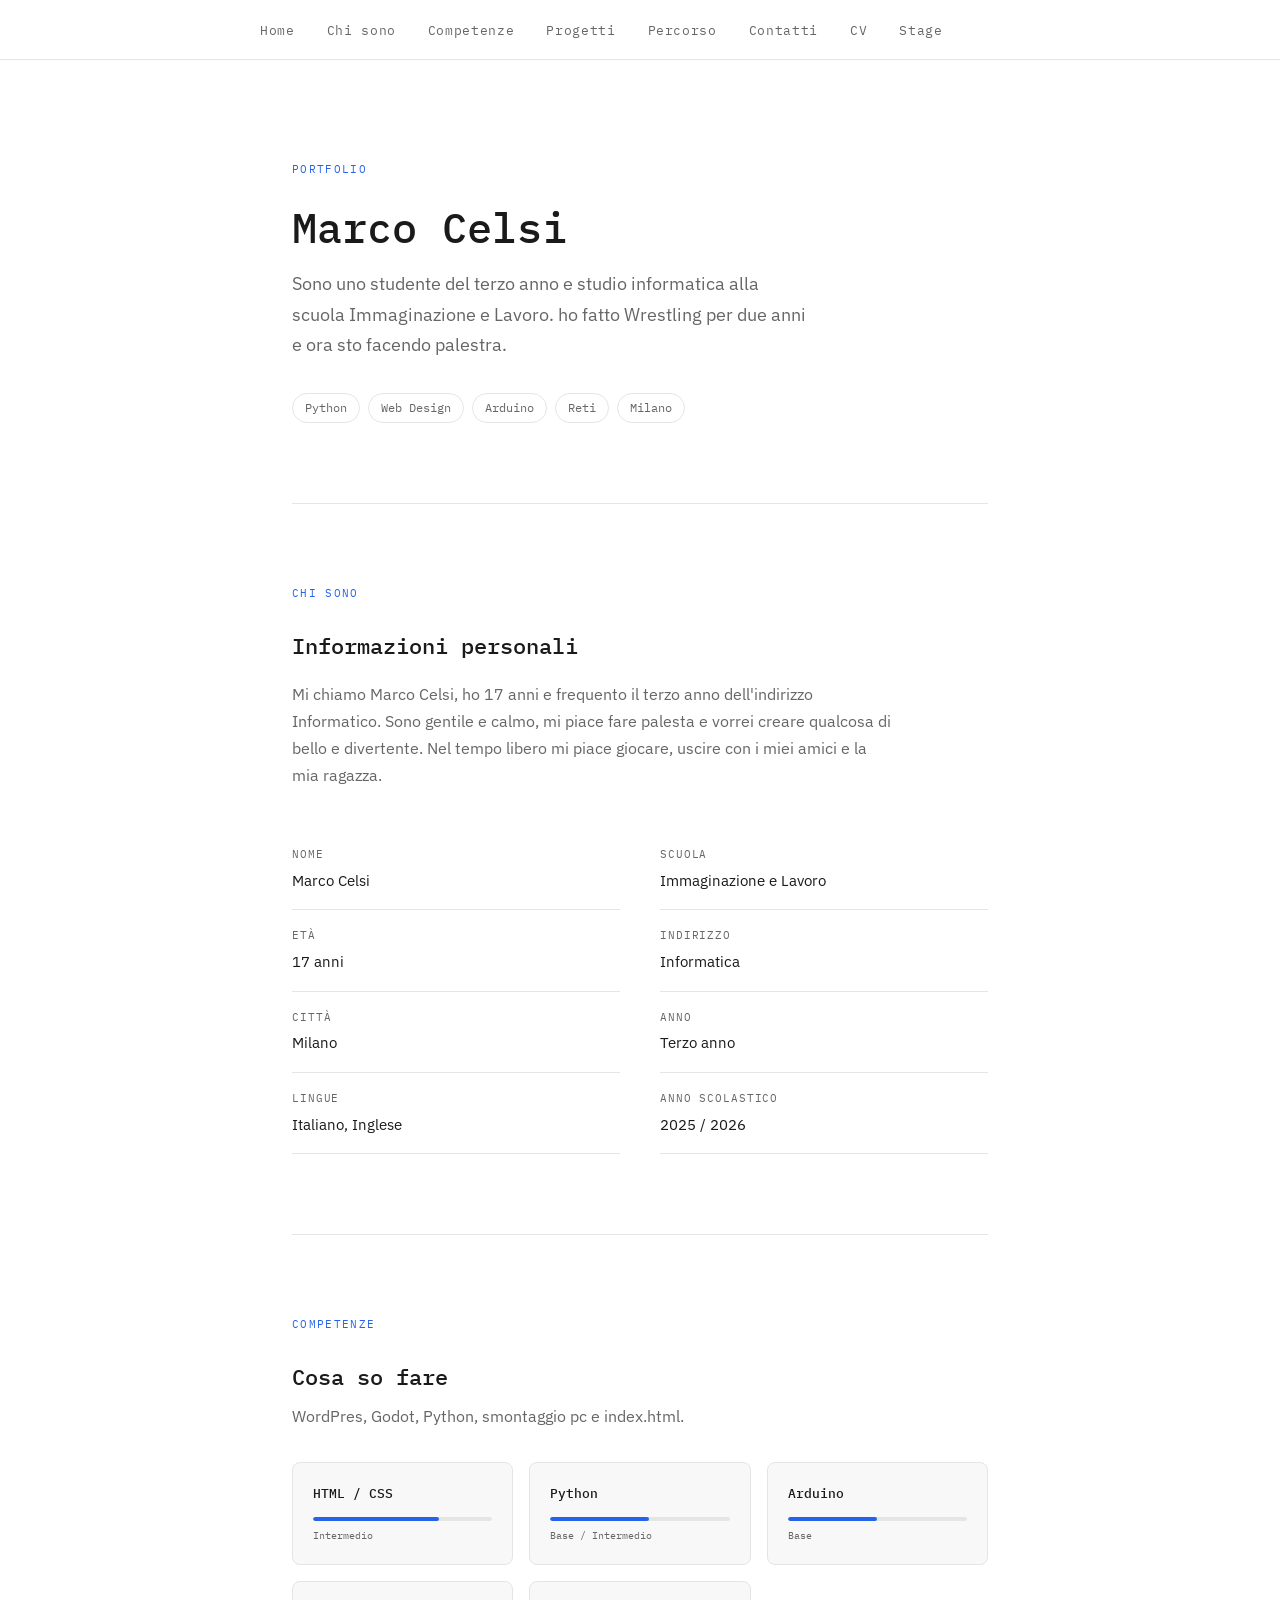
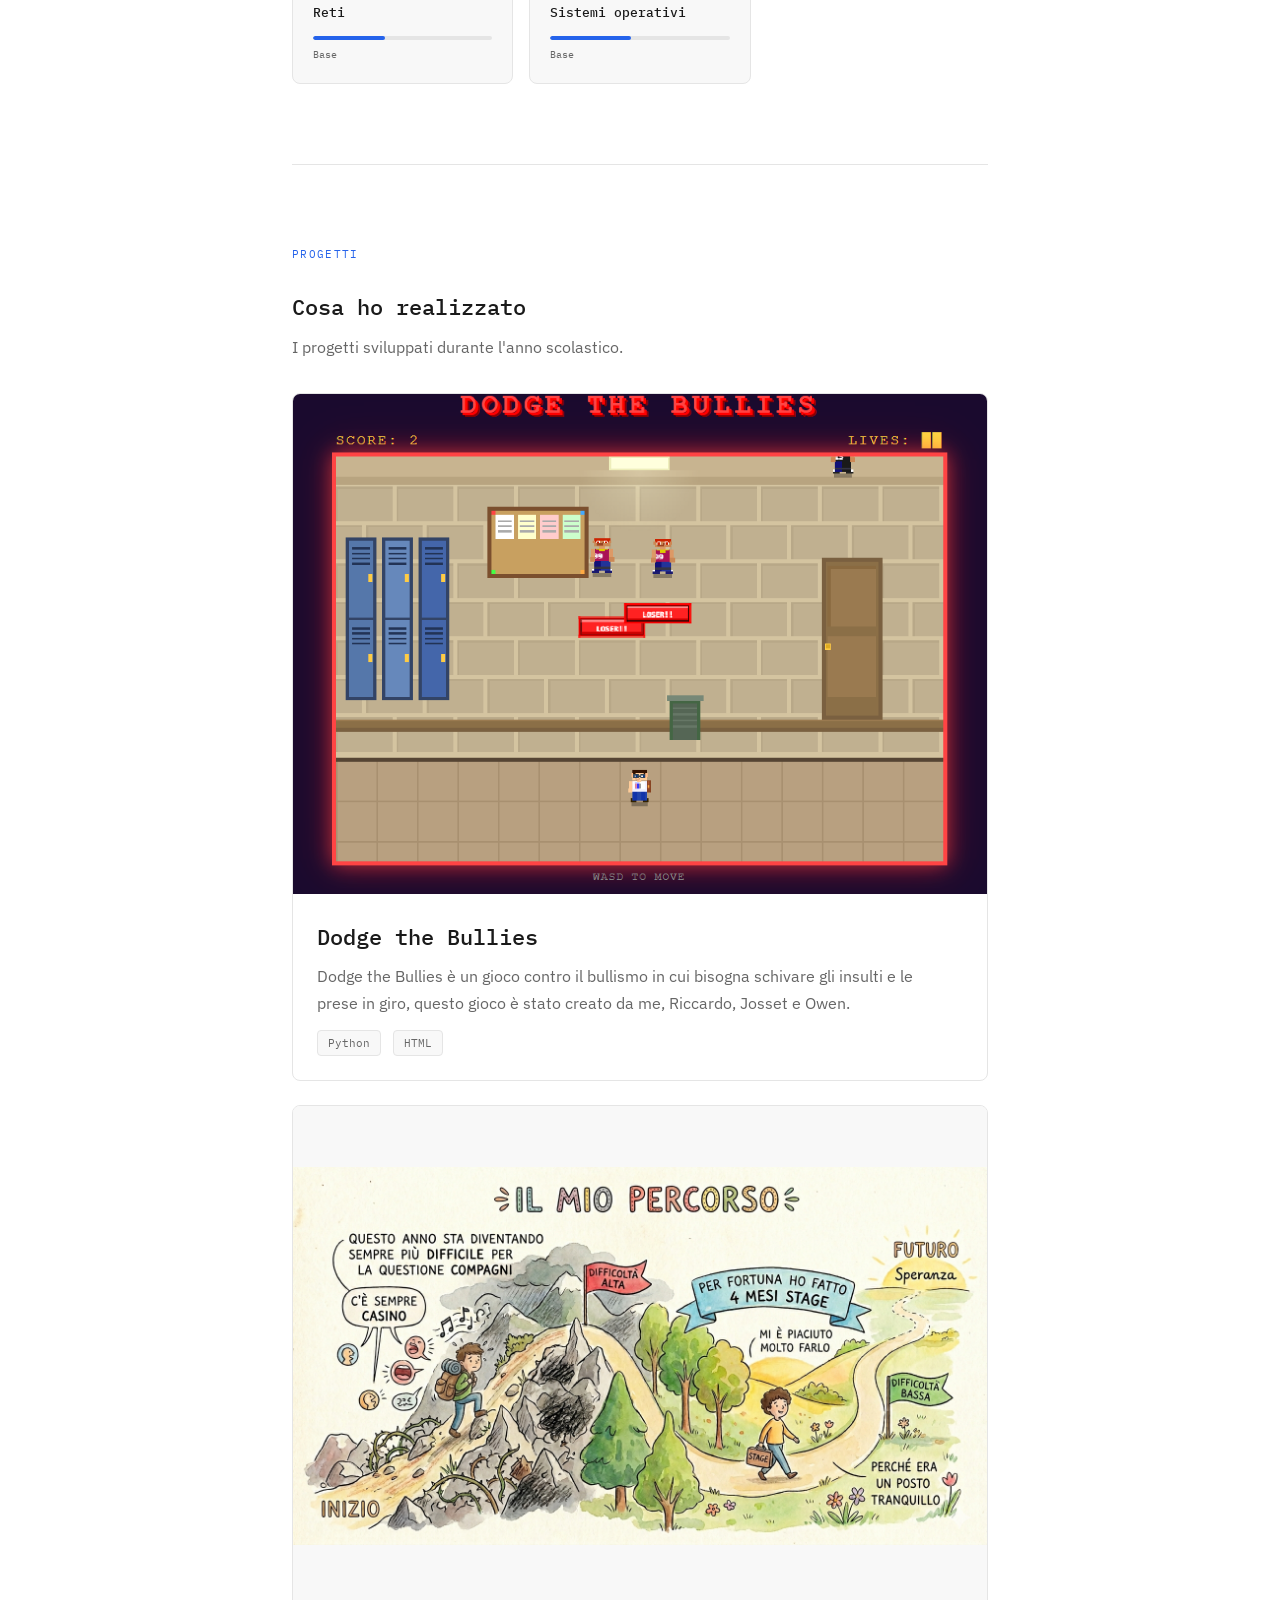
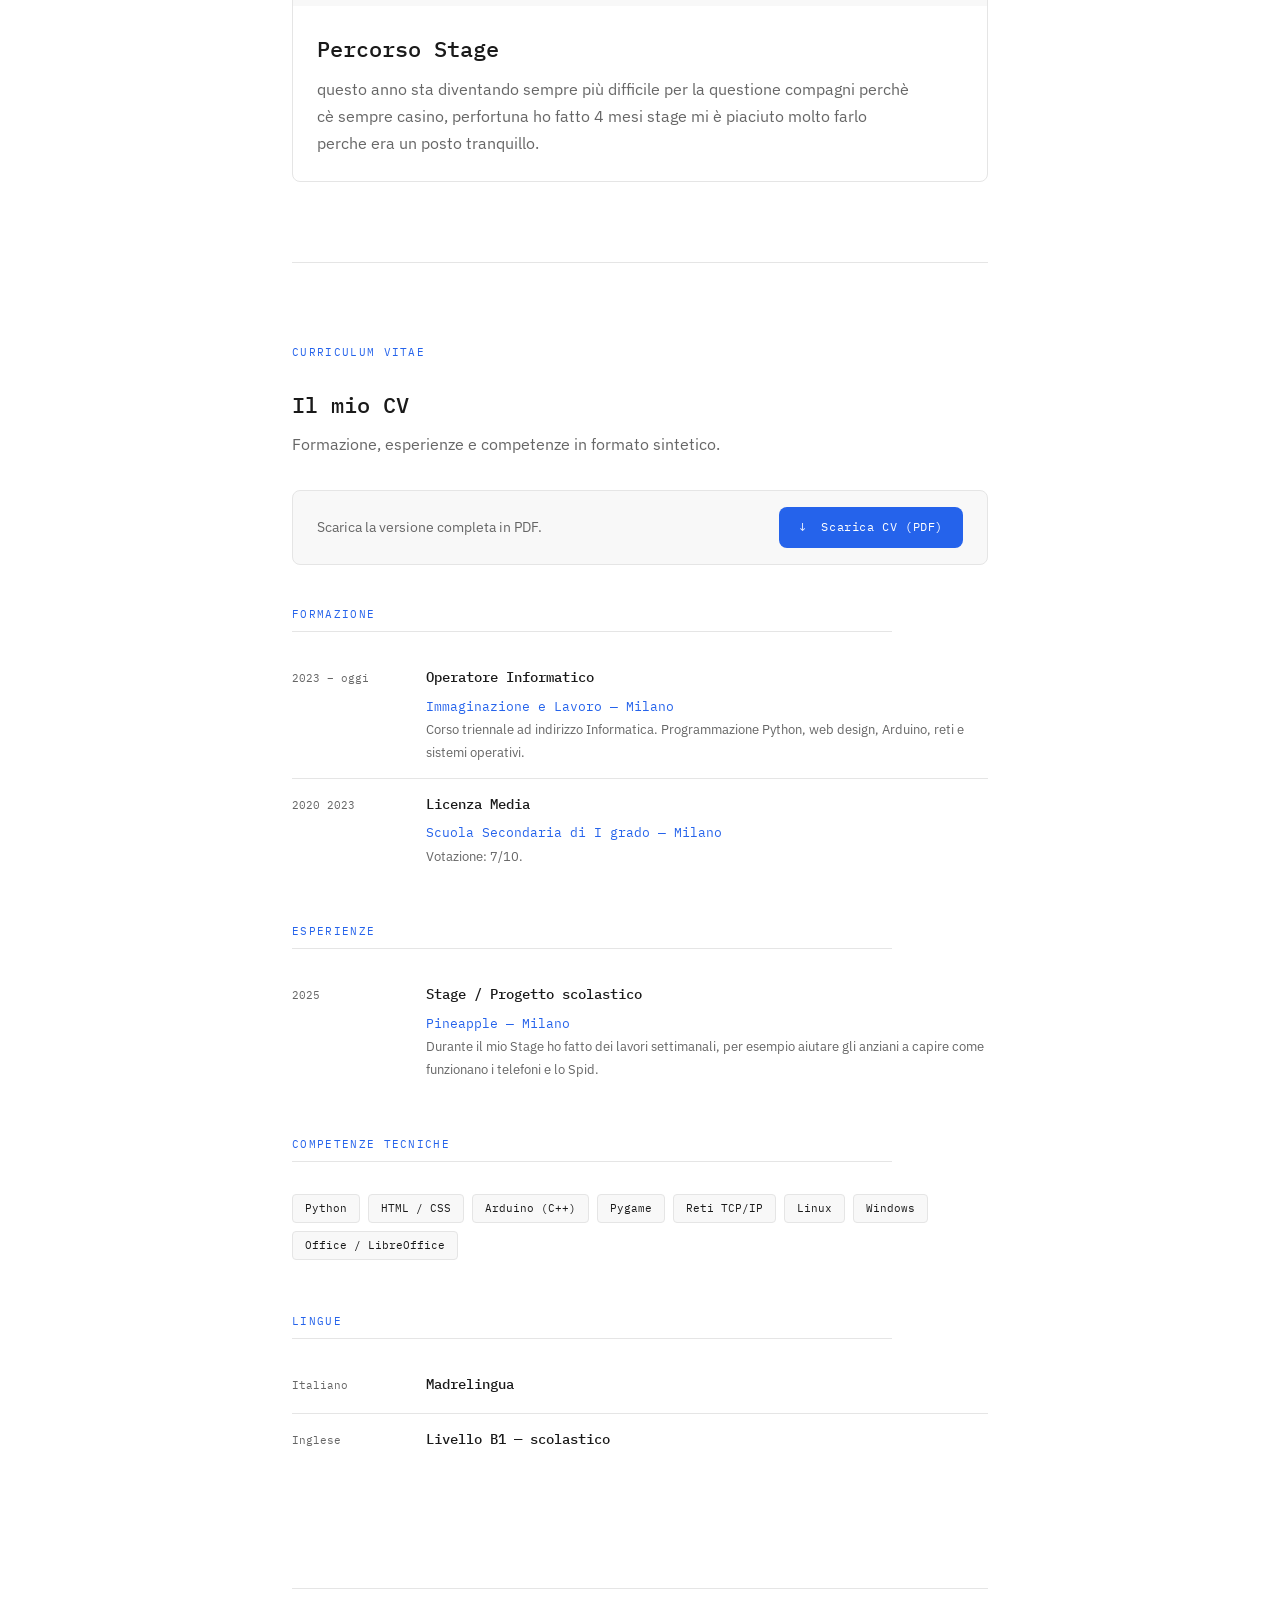
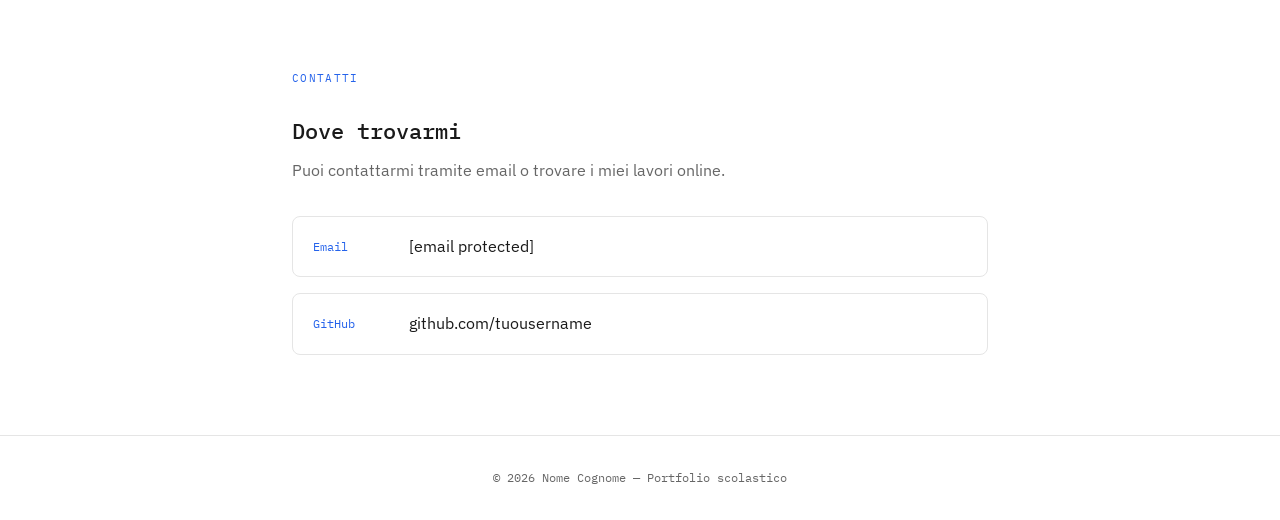
<file: index.html>
<!DOCTYPE html>
<html lang="it">
<head>
  <meta charset="UTF-8" />
  <meta name="viewport" content="width=device-width, initial-scale=1.0"/>

  <!-- ✏️ MODIFICA: cambia il titolo con il tuo nome -->
  <title>Marco Celsi — Portfolio</title>

  <link rel="preconnect" href="https://fonts.googleapis.com">
  <link href="https://fonts.googleapis.com/css2?family=IBM+Plex+Sans:wght@300;400;500&family=IBM+Plex+Mono:wght@400;500&display=swap" rel="stylesheet">
  <link rel="stylesheet" href="style.css">
</head>

<body>

  <!-- NAVIGAZIONE -->
  <nav>
    <ul>
      <!-- ✏️ puoi cambiare le voci del menu -->
      <li><a href="#hero">Home</a></li>
      <li><a href="#chi-sono">Chi sono</a></li>
      <li><a href="#competenze">Competenze</a></li>
      <li><a href="#progetti">Progetti</a></li>
      <li><a href="#percorso">Percorso</a></li>
      <li><a href="#contatti">Contatti</a></li>
      <li><a href="#cv">CV</a></li>
      <li><a href="./stage.html">Stage</a></li>
    </ul>
  </nav>

  <main>

    <!-- ==========================================
         HERO — presentazione iniziale
         ========================================== -->
    <section id="hero">
      <p class="etichetta">Portfolio</p>

      <!-- ✏️ MODIFICA: il tuo nome e cognome -->
      <h1>Marco Celsi</h1>

      <!-- ✏️ MODIFICA: una frase breve su di te -->
      <p class="sottotitolo">
        Sono uno studente del terzo anno e studio informatica alla scuola Immaginazione e Lavoro.
        ho fatto Wrestling per due anni e ora sto facendo palestra.
      </p>

      <!-- ✏️ MODIFICA: le parole chiave che ti descrivono -->
      <div class="tag-list">
        <span class="tag">Python</span>
        <span class="tag">Web Design</span>
        <span class="tag">Arduino</span>
        <span class="tag">Reti</span>
        <span class="tag">Milano</span>
      </div>
    </section>

    <!-- ==========================================
         CHI SONO
         ========================================== -->
    <section id="chi-sono">
      <p class="etichetta">Chi sono</p>
      <h2>Informazioni personali</h2>

      <!-- ✏️ MODIFICA: scrivi qualcosa su di te -->
      <p style="margin-top: 16px;">
        Mi chiamo Marco Celsi, ho 17 anni e frequento il terzo anno
        dell'indirizzo Informatico. Sono gentile e calmo,
        mi piace fare palesta e vorrei creare qualcosa di bello e divertente.
        Nel tempo libero mi piace giocare, uscire con i miei amici e la mia ragazza.
      </p>

      <div class="griglia-2col" style="margin-top: 40px;">
        <div>
          <!-- ✏️ MODIFICA: le tue informazioni -->
          <div class="info-riga">
            <span>Nome</span>
            <span>Marco Celsi</span>
          </div>
          <div class="info-riga">
            <span>Età</span>
            <span>17 anni</span>
          </div>
          <div class="info-riga">
            <span>Città</span>
            <span>Milano</span>
          </div>
          <div class="info-riga">
            <span>Lingue</span>
            <span>Italiano, Inglese</span>
          </div>
        </div>
        <div>
          <div class="info-riga">
            <span>Scuola</span>
            <span>Immaginazione e Lavoro</span>
          </div>
          <div class="info-riga">
            <span>Indirizzo</span>
            <span>Informatica</span>
          </div>
          <div class="info-riga">
            <span>Anno</span>
            <span>Terzo anno</span>
          </div>
          <div class="info-riga">
            <span>Anno scolastico</span>
            <span>2025 / 2026</span>
          </div>
        </div>
      </div>
    </section>

    <!-- ==========================================
         COMPETENZE
         ========================================== -->
    <section id="competenze">
      <p class="etichetta">Competenze</p>
      <h2>Cosa so fare</h2>
      <p style="margin-top: 8px;">
        WordPres, Godot, Python, smontaggio pc e index.html. 
      </p>

      <!-- ✏️ MODIFICA: le tue competenze e il livello (da 0% a 100%) -->
      <div class="competenze-griglia">

        <div class="competenza-card">
          <h3>HTML / CSS</h3>
          <div class="barra-contenitore">
            <div class="barra" style="width: 70%"></div>
          </div>
          <p class="livello-label">Intermedio</p>
        </div>

        <div class="competenza-card">
          <h3>Python</h3>
          <div class="barra-contenitore">
            <div class="barra" style="width: 55%"></div>
          </div>
          <p class="livello-label">Base / Intermedio</p>
        </div>

        <div class="competenza-card">
          <h3>Arduino</h3>
          <div class="barra-contenitore">
            <div class="barra" style="width: 50%"></div>
          </div>
          <p class="livello-label">Base</p>
        </div>

        <div class="competenza-card">
          <h3>Reti</h3>
          <div class="barra-contenitore">
            <div class="barra" style="width: 40%"></div>
          </div>
          <p class="livello-label">Base</p>
        </div>

        <div class="competenza-card">
          <h3>Sistemi operativi</h3>
          <div class="barra-contenitore">
            <div class="barra" style="width: 45%"></div>
          </div>
          <p class="livello-label">Base</p>
        </div>

        <!-- ✏️ aggiungi altre competenze copiando il blocco sopra -->

      </div>
    </section>

    <!-- ==========================================
         PROGETTI
         ========================================== -->
    <section id="progetti">
      <p class="etichetta">Progetti</p>
      <h2>Cosa ho realizzato</h2>
      <p style="margin-top: 8px;">
        I progetti sviluppati durante l'anno scolastico.
      </p>

      <div class="progetti-lista">

        <!-- PROGETTO 1 — ✏️ MODIFICA con il tuo progetto -->
        <div class="progetto-card">
          <div class="progetto-immagine">
          
                 <img src="./img/Screenshot 2026-05-27 122831 - Copia.png" alt="Nome progetto" style="width:100%;height:100%;object-fit:cover;">
            
          </div>
          <div class="progetto-corpo">
            <h2>Dodge the Bullies</h2>
            <p style="margin-top: 8px;">
            Dodge the Bullies è un gioco contro il bullismo in cui bisogna schivare gli insulti e le prese in giro,
            questo gioco è stato creato da me, Riccardo, Josset e Owen. 
            </p>
            <div class="progetto-meta">
              <!-- ✏️ aggiungi i linguaggi / strumenti usati -->
              <span class="badge">Python</span>
              <span class="badge">HTML</span>
            </div>
            <!-- ✏️ se hai un link al progetto, inseriscilo qui -->
            <!-- <a href="#" class="progetto-link">→ Vedi il progetto</a> -->
          </div>
        </div>

        <!-- PROGETTO 2 — ✏️ MODIFICA con il tuo progetto -->
        <div class="progetto-card">
          <div class="progetto-immagine">
            <img src="img/PERCORSO (2).png" alt="Nome progetto" style="width:100%;height:100%;object-fit:contain;">
            
          </div>
          <div class="progetto-corpo">
            <h2>Percorso Stage</h2>
            <p style="margin-top: 8px;">
              questo anno sta diventando sempre più difficile per la questione compagni perchè cè sempre casino,
              perfortuna ho fatto 4 mesi stage mi è piaciuto molto farlo perche era un posto tranquillo.
            </p>
          </div>
        </div>

        <!-- ✏️ copia un blocco qui sopra per aggiungere altri progetti -->

      </div>
    </section>

    <!-- ==========================================
         CV
         ========================================== -->
    <section id="cv">
      <p class="etichetta">Curriculum Vitae</p>
      <h2>Il mio CV</h2>
      <p style="margin-top: 8px;">
        Formazione, esperienze e competenze in formato sintetico.
      </p>

      <!-- BOTTONE DOWNLOAD PDF -->
      <div class="cv-download-bar">
        <p>Scarica la versione completa in PDF.</p>
        <!-- ✏️ MODIFICA: sostituisci "cv.pdf" con il nome del tuo file PDF -->
        <a href="cv.pdf" download="NomeCognome_CV.pdf" class="btn-scarica">
          ↓ &nbsp;Scarica CV (PDF)
        </a>
      </div>

      <!-- FORMAZIONE -->
      <div class="cv-blocco">
        <p class="cv-blocco-titolo">Formazione</p>

        <!-- ✏️ MODIFICA: il tuo percorso scolastico -->
        <div class="cv-riga">
          <span class="cv-periodo">2023 – oggi</span>
          <div class="cv-contenuto">
            <h3>Operatore Informatico</h3>
            <span class="cv-luogo">Immaginazione e Lavoro — Milano</span>
            <p>Corso triennale ad indirizzo Informatica. Programmazione Python,
               web design, Arduino, reti e sistemi operativi.</p>
          </div>
        </div>

        <div class="cv-riga">
          <span class="cv-periodo">2020  2023</span>
          <div class="cv-contenuto">
            <h3>Licenza Media</h3>
            <!-- ✏️ MODIFICA: la tua scuola media -->
            <span class="cv-luogo">Scuola Secondaria di I grado — Milano</span>
            <p>Votazione: 7/10.</p>
          </div>
        </div>

        <!-- ✏️ aggiungi altri blocchi copiando una cv-riga -->
      </div>

      <!-- ESPERIENZE -->
      <div class="cv-blocco">
        <p class="cv-blocco-titolo">Esperienze</p>

        <!-- ✏️ MODIFICA: aggiungi stage, lavori, volontariato, ecc. -->
        <div class="cv-riga">
          <span class="cv-periodo">2025</span>
          <div class="cv-contenuto">
            <h3>Stage / Progetto scolastico</h3>
            <!-- ✏️ MODIFICA: azienda o contesto -->
            <span class="cv-luogo">Pineapple — Milano</span>
            <p>Durante il mio Stage ho fatto dei lavori settimanali,
              per esempio aiutare gli anziani a capire come funzionano i telefoni e lo Spid.</p>
          </div>
        </div>

        <!-- ✏️ se non hai esperienze lavorative ancora, puoi rimuovere
             questa sezione o usarla per progetti extrascolastici -->
      </div>

      <!-- COMPETENZE TECNICHE -->
      <div class="cv-blocco">
        <p class="cv-blocco-titolo">Competenze tecniche</p>
        <!-- ✏️ MODIFICA: le tue competenze -->
        <div class="cv-skill-lista">
          <span class="cv-skill">Python</span>
          <span class="cv-skill">HTML / CSS</span>
          <span class="cv-skill">Arduino (C++)</span>
          <span class="cv-skill">Pygame</span>
          <span class="cv-skill">Reti TCP/IP</span>
          <span class="cv-skill">Linux</span>
          <span class="cv-skill">Windows</span>
          <span class="cv-skill">Office / LibreOffice</span>
        </div>
      </div>

      <!-- LINGUE -->
      <div class="cv-blocco">
        <p class="cv-blocco-titolo">Lingue</p>

        <div class="cv-riga">
          <span class="cv-periodo">Italiano</span>
          <div class="cv-contenuto">
            <h3>Madrelingua</h3>
          </div>
        </div>

        <div class="cv-riga">
          <span class="cv-periodo">Inglese</span>
          <div class="cv-contenuto">
            <!-- ✏️ MODIFICA: il tuo livello -->
            <h3>Livello B1 — scolastico</h3>
          </div>
        </div>
      </div>

    </section>

    <!-- ==========================================
         CONTATTI
         ========================================== -->
    <section id="contatti">
      <p class="etichetta">Contatti</p>
      <h2>Dove trovarmi</h2>
      <p style="margin-top: 8px;">
        Puoi contattarmi tramite email o trovare i miei lavori online.
      </p>

      <div class="contatti-lista">

        <!-- ✏️ MODIFICA: la tua email -->
        <a href="/cdn-cgi/l/email-protection#3b4f4e5a7b5e565a525715524f" class="contatto-riga">
          <span class="contatto-icona">Email</span>
          <span><span class="__cf_email__" data-cfemail="5d29283c1d38303c3431733429">[email&#160;protected]</span></span>
        </a>

        <!-- ✏️ MODIFICA: il tuo profilo GitHub (se ce l'hai) -->
        <a href="https://github.com/tuousername" class="contatto-riga" target="_blank">
          <span class="contatto-icona">GitHub</span>
          <span>github.com/tuousername</span>
        </a>

        <!-- ✏️ aggiungi altri link (LinkedIn, ecc.) copiando il blocco sopra
             oppure cancella quelli che non usi -->

      </div>
    </section>

    

  </main>

    <footer>
    <!-- ✏️ MODIFICA: il tuo nome -->
    © 2026 Nome Cognome — Portfolio scolastico
  </footer>

</body>
</html>
</file>
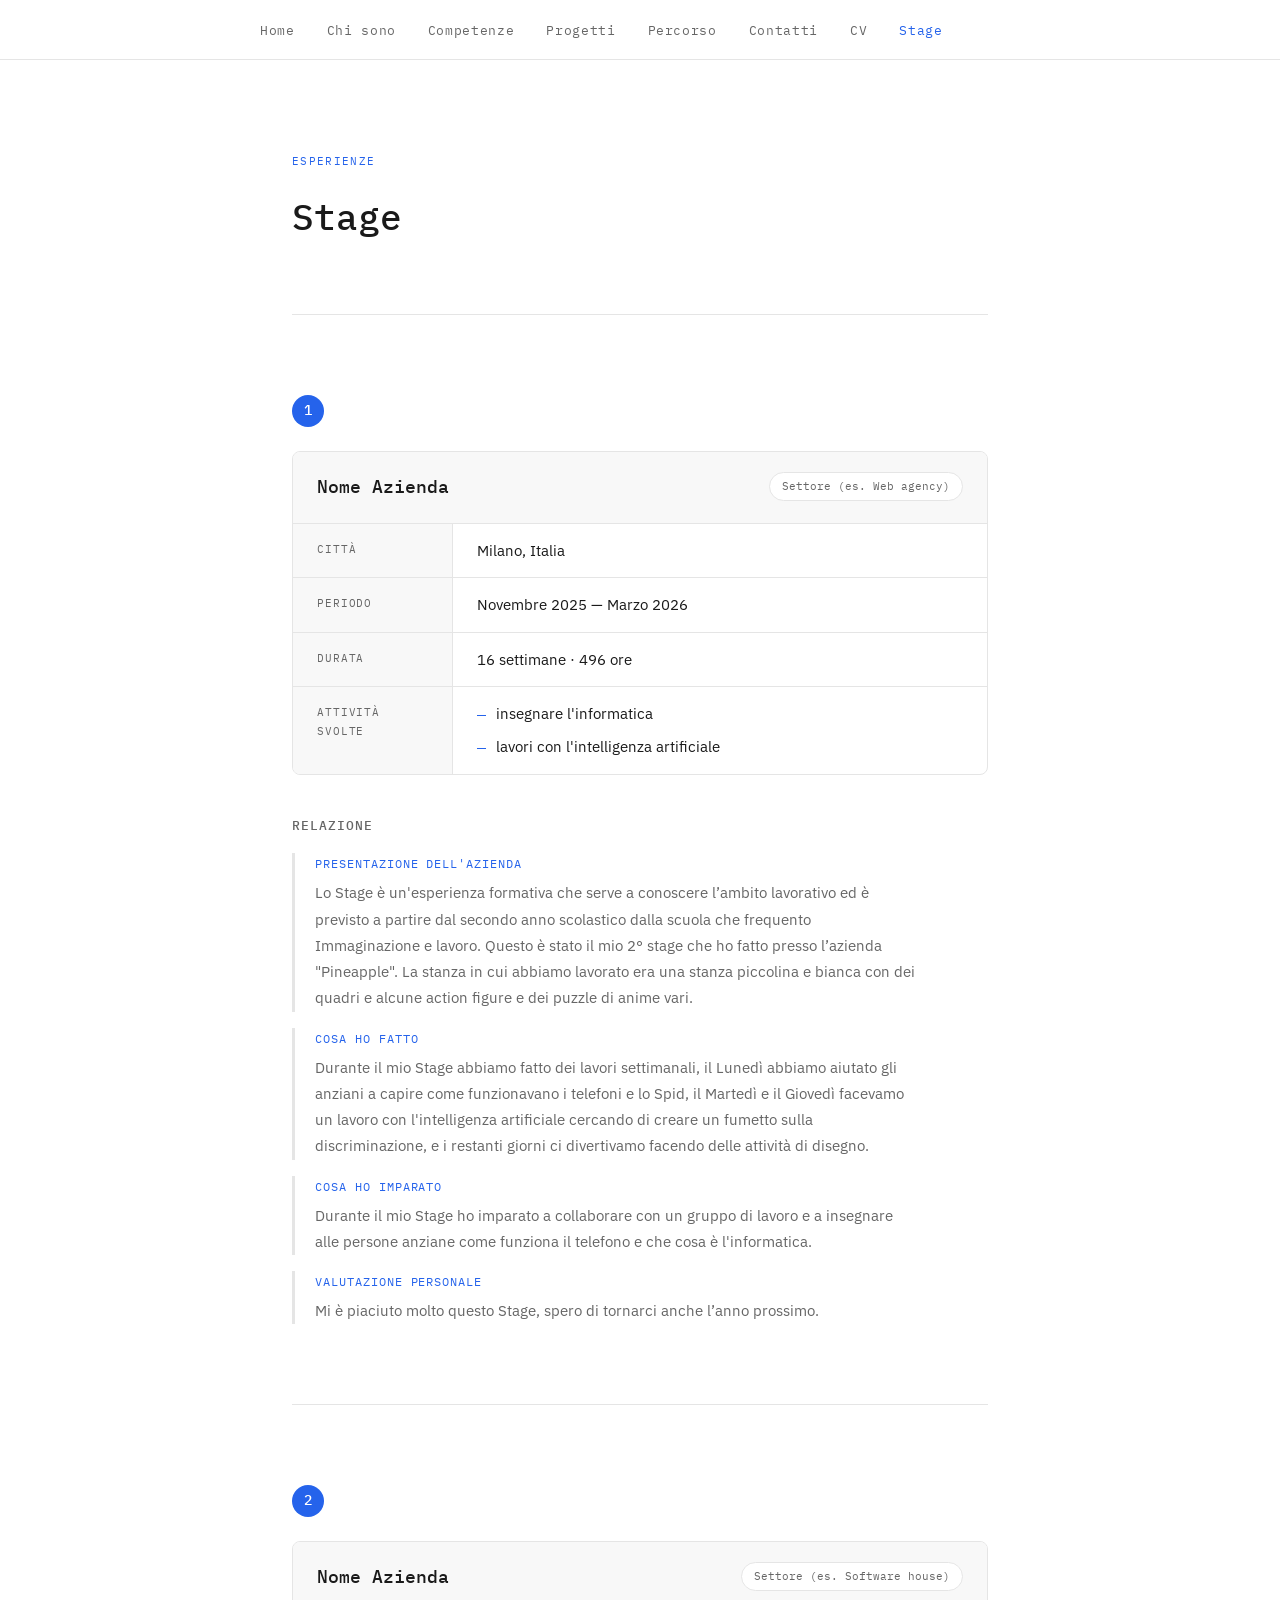
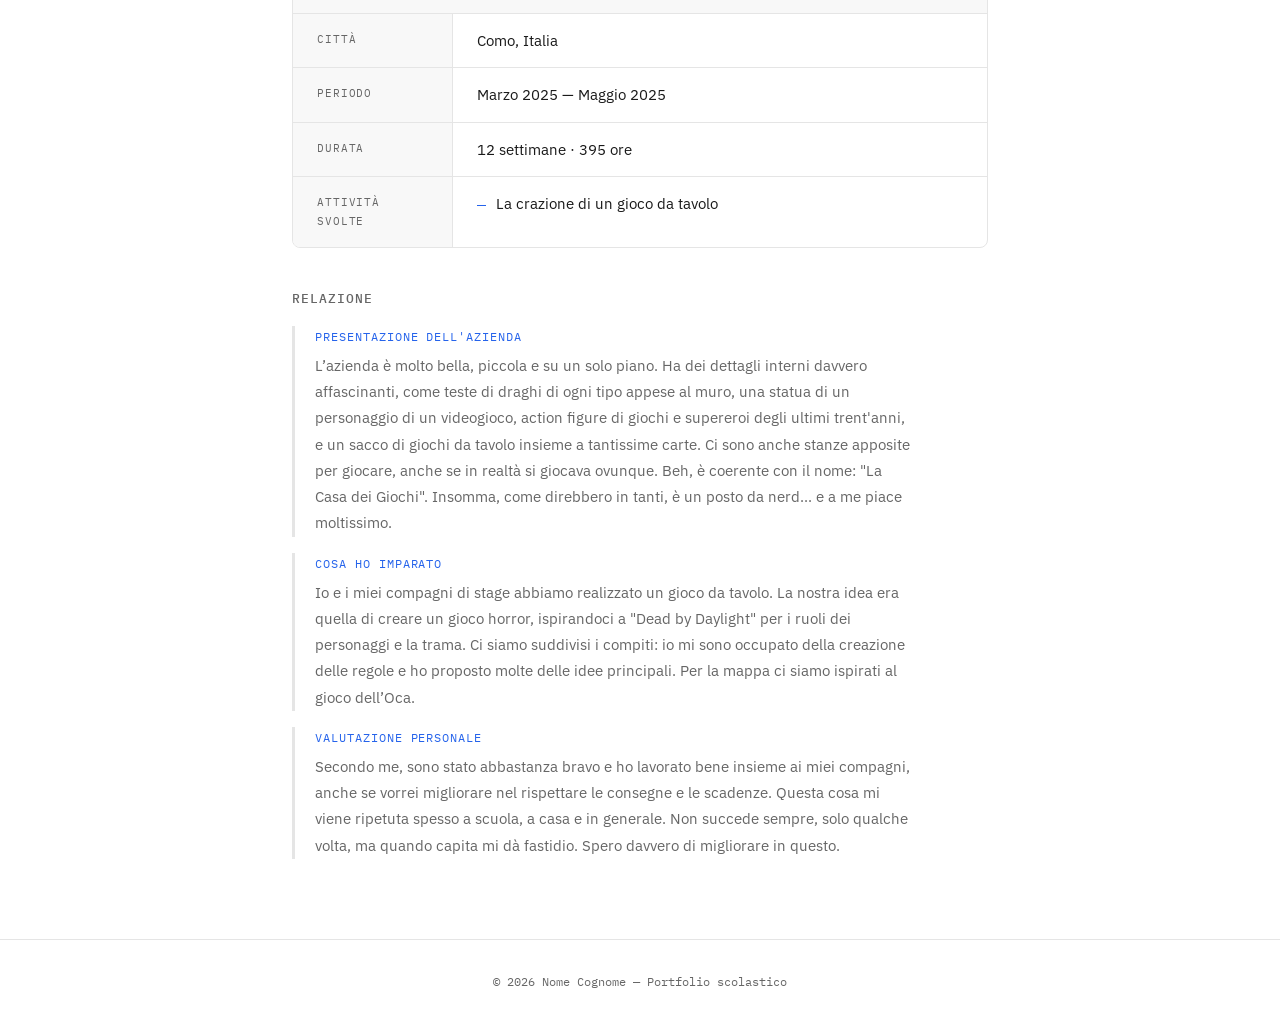
<file: stage.html>
<!DOCTYPE html>
<html lang="it">
<head>
  <meta charset="UTF-8" />
  <meta name="viewport" content="width=device-width, initial-scale=1.0"/>

  <!-- ✏️ MODIFICA: cambia il titolo con il tuo nome -->
  <title>Nome Cognome — Stage</title>

  <link rel="preconnect" href="https://fonts.googleapis.com">
  <link href="https://fonts.googleapis.com/css2?family=IBM+Plex+Sans:wght@300;400;500&family=IBM+Plex+Mono:wght@400;500&display=swap" rel="stylesheet">
  <link rel="stylesheet" href="style.css">
</head>

<body class="pagina-stage">

  <!-- NAVIGAZIONE -->
  <nav>
    <ul>
      <!-- ✏️ MODIFICA: stessi link del tuo portfolio -->
      <li><a href="./index.html">Home</a></li>
      <li><a href="index.html#chi-sono">Chi sono</a></li>
      <li><a href="./index.html#competenze">Competenze</a></li>
      <li><a href="./index.html#progetti">Progetti</a></li>
      <li><a href="./index.html#percorso">Percorso</a></li>
      <li><a href="./index.html#contatti">Contatti</a></li>
      <li><a href="./index.html#cv">CV</a></li>
      <li><a href="./stage.html" class="attivo">Stage</a></li>
    </ul>
  </nav>

  <main>

    <!-- INTESTAZIONE -->
    <section id="intro">
      <p class="etichetta">Esperienze</p>
      <h1>Stage</h1>
    </section>


    <!-- ==========================================
         STAGE 1
         ========================================== -->
    <section id="stage-1">

      <div class="numero-stage">1</div>

      <!-- SCHEDA AZIENDA -->
      <div class="scheda-azienda">

        <div class="scheda-header">
          <!-- ✏️ MODIFICA: nome azienda e settore -->
          <h2>Nome Azienda</h2>
          <span class="settore-badge">Settore (es. Web agency)</span>
        </div>

        <div class="scheda-corpo">

          <div class="scheda-riga">
            <span class="scheda-label">Città</span>
            <!-- ✏️ MODIFICA -->
            <span class="scheda-valore">Milano, Italia</span>
          </div>

          <div class="scheda-riga">
            <span class="scheda-label">Periodo</span>
            <!-- ✏️ MODIFICA: quando hai fatto lo stage -->
            <span class="scheda-valore">Novembre 2025 — Marzo 2026</span>
          </div>

          <div class="scheda-riga">
            <span class="scheda-label">Durata</span>
            <!-- ✏️ MODIFICA -->
            <span class="scheda-valore">16 settimane · 496 ore</span>
          </div>

          <div class="scheda-riga">
            <span class="scheda-label">Attività svolte</span>
            <!-- ✏️ MODIFICA: aggiungi / rimuovi voci -->
            <ul class="attivita-lista">
              <li>insegnare l'informatica</li>
              <li>lavori con l'intelligenza artificiale</li>
            </ul>
          </div>

        </div>
      </div>

      <!-- RELAZIONE -->
      <div class="relazione-contenitore">
        <h3>Relazione</h3>

        <div class="relazione-testo">

          <!-- ✏️ Ogni blocco è un paragrafo della relazione.
               Puoi cambiare i titoli e scrivere il tuo testo dentro i tag <p>.
               Puoi aggiungere altri paragrafi copiando il blocco sotto. -->

          <div class="relazione-paragrafo">
            <p class="para-titolo">Presentazione dell'azienda</p>
            <p>
             Lo Stage è un'esperienza formativa che serve a conoscere l’ambito lavorativo ed è previsto a partire dal secondo anno scolastico dalla scuola che frequento Immaginazione e lavoro.
             Questo è stato il mio 2° stage che ho fatto presso l’azienda "Pineapple".
             La stanza in cui abbiamo lavorato era una stanza piccolina e bianca con dei quadri e alcune action figure e dei puzzle di anime vari.

            </p>
          </div>

          <div class="relazione-paragrafo">
            <p class="para-titolo">Cosa ho fatto</p>
            <p>
              Durante il mio Stage abbiamo fatto dei lavori settimanali, il Lunedì abbiamo aiutato gli anziani a capire come funzionavano i telefoni e lo Spid,
              il Martedì e il Giovedì facevamo un lavoro con l'intelligenza artificiale cercando di creare un fumetto sulla discriminazione,
              e i restanti giorni ci divertivamo facendo delle attività di disegno.
            </p>
          </div>

          <div class="relazione-paragrafo">
            <p class="para-titolo">Cosa ho imparato</p>
            <p>
              Durante il mio Stage ho imparato a collaborare con un gruppo di lavoro 
              e a insegnare alle persone anziane come funziona il telefono e che cosa è l'informatica.
          </div>

          <div class="relazione-paragrafo">
            <p class="para-titolo">Valutazione personale</p>
            <p>
            Mi è piaciuto molto questo Stage, spero di tornarci anche l’anno prossimo.
            </p>
          </div>

        </div>
      </div>

    </section>


    <!-- ==========================================
         STAGE 2
         ========================================== -->
    <section id="stage-2">

      <div class="numero-stage">2</div>

      <!-- SCHEDA AZIENDA -->
      <div class="scheda-azienda">

        <div class="scheda-header">
          <!-- ✏️ MODIFICA: nome azienda e settore -->
          <h2>Nome Azienda</h2>
          <span class="settore-badge">Settore (es. Software house)</span>
        </div>

        <div class="scheda-corpo">

          <div class="scheda-riga">
            <span class="scheda-label">Città</span>
            <span class="scheda-valore">Como, Italia</span>
          </div>

          <div class="scheda-riga">
            <span class="scheda-label">Periodo</span>
            <span class="scheda-valore">Marzo 2025 — Maggio 2025</span>
          </div>

          <div class="scheda-riga">
            <span class="scheda-label">Durata</span>
            <span class="scheda-valore">12 settimane · 395 ore</span>
          </div>

          <div class="scheda-riga">
            <span class="scheda-label">Attività svolte</span>
            <ul class="attivita-lista">
              <li>La crazione di un gioco da tavolo</li>
            </ul>
          </div>

        </div>
      </div>

      <!-- RELAZIONE -->
      <div class="relazione-contenitore">
        <h3>Relazione</h3>

        <div class="relazione-testo">

          <div class="relazione-paragrafo">
            <p class="para-titolo">Presentazione dell'azienda</p>
            <p>
              L’azienda è molto bella, piccola e su un solo piano.
              Ha dei dettagli interni davvero affascinanti,
              come teste di draghi di ogni tipo appese al muro,
              una statua di un personaggio di un videogioco,
              action figure di giochi e supereroi degli ultimi trent'anni,
              e un sacco di giochi da tavolo insieme a tantissime carte.
              Ci sono anche stanze apposite per giocare, anche se in realtà si giocava ovunque.
              Beh, è coerente con il nome: "La Casa dei Giochi". Insomma, come direbbero in tanti, è un posto da nerd... e a me piace moltissimo.

            </p>
          </div>


          <div class="relazione-paragrafo">
            <p class="para-titolo">Cosa ho imparato</p>
            <p>
            Io e i miei compagni di stage abbiamo realizzato un gioco da tavolo.
            La nostra idea era quella di creare un gioco horror,
            ispirandoci a "Dead by Daylight" per i ruoli dei personaggi e la trama.
            Ci siamo suddivisi i compiti: io mi sono occupato della creazione delle regole e ho proposto molte delle idee principali. Per la mappa ci siamo ispirati al gioco dell’Oca.
  
            </p>
          </div>

          <div class="relazione-paragrafo">
            <p class="para-titolo">Valutazione personale</p>
            <p>
              Secondo me, sono stato abbastanza bravo e ho lavorato bene insieme ai miei compagni,
              anche se vorrei migliorare nel rispettare le consegne e le scadenze. Questa cosa mi viene ripetuta spesso a scuola, a casa e in generale.
              Non succede sempre, solo qualche volta, ma quando capita mi dà fastidio. Spero davvero di migliorare in questo.

            </p>
          </div>

        </div>
      </div>

    </section>

  </main>

  <footer>
    <!-- ✏️ MODIFICA: il tuo nome -->
    © 2026 Nome Cognome — Portfolio scolastico
  </footer>

</body>
</html>
</file>
<file: style.css>
:root {
  --colore-sfondo:     #ffffff;
  --colore-testo:      #1a1a1a;
  --colore-testo-muto: #666666;
  --colore-accento:    #2563eb;   /* ✏️ cambia questo colore con il tuo preferito */
  --colore-bordo:      #e5e5e5;
  --colore-card:       #f8f8f8;

  --font-titoli: 'IBM Plex Mono', monospace;
  --font-testo:  'IBM Plex Sans', sans-serif;

  --larghezza-max: 760px;
  --raggio:        8px;
}

/* =============================================
   RESET E BASE
   ============================================= */
*, *::before, *::after {
  box-sizing: border-box;
  margin: 0;
  padding: 0;
}

html {
  scroll-behavior: smooth;
}

body {
  background-color: var(--colore-sfondo);
  color: var(--colore-testo);
  font-family: var(--font-testo);
  font-size: 16px;
  line-height: 1.7;
}

/* =============================================
   NAVIGAZIONE
   ============================================= */
nav {
  position: sticky;
  top: 0;
  background-color: var(--colore-sfondo);
  border-bottom: 1px solid var(--colore-bordo);
  z-index: 100;
  padding: 0 32px;
}

nav ul {
  list-style: none;
  display: flex;
  gap: 32px;
  max-width: var(--larghezza-max);
  margin: 0 auto;
  padding: 16px 0;
}

nav a {
  text-decoration: none;
  color: var(--colore-testo-muto);
  font-size: 13px;
  font-family: var(--font-titoli);
  letter-spacing: 0.05em;
  transition: color 0.2s;
}

nav a:hover,
nav a.attivo {
  color: var(--colore-accento);
}

/* =============================================
   LAYOUT PRINCIPALE
   ============================================= */
main {
  max-width: var(--larghezza-max);
  margin: 0 auto;
  padding: 0 32px;
}

section {
  padding: 80px 0;
  border-bottom: 1px solid var(--colore-bordo);
}

section:last-child {
  border-bottom: none;
}

/* =============================================
   TIPOGRAFIA
   ============================================= */
.etichetta {
  font-family: var(--font-titoli);
  font-size: 11px;
  letter-spacing: 0.12em;
  text-transform: uppercase;
  color: var(--colore-accento);
  margin-bottom: 24px;
}

h1 {
  font-family: var(--font-titoli);
  font-size: clamp(28px, 5vw, 42px);
  font-weight: 500;
  line-height: 1.2;
  margin-bottom: 16px;
}

/* h1 nella pagina stage è leggermente più piccolo */
.pagina-stage h1 {
  font-size: clamp(24px, 4vw, 36px);
}

h2 {
  font-family: var(--font-titoli);
  font-size: 22px;
  font-weight: 500;
  margin-bottom: 8px;
}

h3 {
  font-family: var(--font-titoli);
  font-size: 15px;
  font-weight: 500;
  margin-bottom: 6px;
}

p {
  color: var(--colore-testo-muto);
  max-width: 600px;
}

a {
  color: var(--colore-accento);
}

/* =============================================
   SEZIONE HERO (intestazione — solo index)
   ============================================= */
#hero {
  padding: 100px 0 80px;
}

#hero .sottotitolo {
  font-size: 18px;
  color: var(--colore-testo-muto);
  margin-bottom: 32px;
  max-width: 520px;
}

.tag-list {
  display: flex;
  flex-wrap: wrap;
  gap: 8px;
  margin-top: 24px;
}

.tag {
  font-family: var(--font-titoli);
  font-size: 12px;
  padding: 4px 12px;
  border: 1px solid var(--colore-bordo);
  border-radius: 100px;
  color: var(--colore-testo-muto);
}

/* =============================================
   SEZIONE CHI SONO — griglia 2 colonne
   ============================================= */
.griglia-2col {
  display: grid;
  grid-template-columns: 1fr 1fr;
  gap: 40px;
  margin-top: 32px;
}

.info-riga {
  display: flex;
  flex-direction: column;
  gap: 4px;
  padding: 16px 0;
  border-bottom: 1px solid var(--colore-bordo);
}

.info-riga span:first-child {
  font-family: var(--font-titoli);
  font-size: 11px;
  text-transform: uppercase;
  letter-spacing: 0.08em;
  color: var(--colore-testo-muto);
}

.info-riga span:last-child {
  font-size: 15px;
  color: var(--colore-testo);
}

/* =============================================
   SEZIONE COMPETENZE
   ============================================= */
.competenze-griglia {
  display: grid;
  grid-template-columns: repeat(auto-fill, minmax(200px, 1fr));
  gap: 16px;
  margin-top: 32px;
}

.competenza-card {
  background: var(--colore-card);
  border: 1px solid var(--colore-bordo);
  border-radius: var(--raggio);
  padding: 20px;
}

.competenza-card h3 {
  font-size: 13px;
  margin-bottom: 12px;
  color: var(--colore-testo);
}

.barra-contenitore {
  background: var(--colore-bordo);
  border-radius: 4px;
  height: 4px;
  overflow: hidden;
}

.barra {
  height: 100%;
  background: var(--colore-accento);
  border-radius: 4px;
}

.livello-label {
  font-family: var(--font-titoli);
  font-size: 10px;
  color: var(--colore-testo-muto);
  margin-top: 6px;
}

/* =============================================
   SEZIONE PROGETTI
   ============================================= */
.progetti-lista {
  display: flex;
  flex-direction: column;
  gap: 24px;
  margin-top: 32px;
}

.progetto-card {
  border: 1px solid var(--colore-bordo);
  border-radius: var(--raggio);
  overflow: hidden;
  transition: border-color 0.2s;
}

.progetto-card:hover {
  border-color: var(--colore-accento);
}

.progetto-immagine {
  width: 100%;
  height: 500px;
  background: var(--colore-card);
  display: flex;
  align-items: center;
  justify-content: center;
  font-family: var(--font-titoli);
  font-size: 12px;
  color: var(--colore-testo-muto);
  /* ✏️ puoi sostituire il colore di sfondo con un'immagine:
     background: url('immagine-progetto.jpg') center/cover; */
}

.progetto-corpo {
  padding: 24px;
}

.progetto-meta {
  display: flex;
  gap: 12px;
  margin-top: 12px;
  flex-wrap: wrap;
}

.badge {
  font-family: var(--font-titoli);
  font-size: 11px;
  padding: 3px 10px;
  border-radius: 4px;
  background: var(--colore-card);
  border: 1px solid var(--colore-bordo);
  color: var(--colore-testo-muto);
}

.progetto-link {
  display: inline-block;
  margin-top: 16px;
  font-family: var(--font-titoli);
  font-size: 12px;
  color: var(--colore-accento);
  text-decoration: none;
}

.progetto-link:hover {
  text-decoration: underline;
}

/* =============================================
   SEZIONE PERCORSO — timeline
   ============================================= */
.timeline {
  margin-top: 32px;
  display: flex;
  flex-direction: column;
  gap: 0;
}

.timeline-item {
  display: grid;
  grid-template-columns: 100px 1fr;
  gap: 24px;
  padding-bottom: 32px;
  position: relative;
}

.timeline-item::before {
  content: '';
  position: absolute;
  left: 91px;
  top: 6px;
  bottom: 0;
  width: 1px;
  background: var(--colore-bordo);
}

.timeline-item:last-child::before {
  display: none;
}

.timeline-anno {
  font-family: var(--font-titoli);
  font-size: 12px;
  color: var(--colore-testo-muto);
  padding-top: 2px;
  text-align: right;
}

.timeline-contenuto {
  padding-left: 20px;
  position: relative;
}

.timeline-contenuto::before {
  content: '';
  position: absolute;
  left: -4px;
  top: 7px;
  width: 8px;
  height: 8px;
  border-radius: 50%;
  background: var(--colore-accento);
}

/* =============================================
   SEZIONE CONTATTI
   ============================================= */
.contatti-lista {
  margin-top: 32px;
  display: flex;
  flex-direction: column;
  gap: 16px;
}

.contatto-riga {
  display: flex;
  align-items: center;
  gap: 16px;
  padding: 16px 20px;
  border: 1px solid var(--colore-bordo);
  border-radius: var(--raggio);
  text-decoration: none;
  color: var(--colore-testo);
  transition: border-color 0.2s, background 0.2s;
}

.contatto-riga:hover {
  border-color: var(--colore-accento);
  background: var(--colore-card);
}

.contatto-icona {
  font-family: var(--font-titoli);
  font-size: 12px;
  color: var(--colore-accento);
  min-width: 80px;
}

/* =============================================
   SEZIONE CV
   ============================================= */
.cv-download-bar {
  display: flex;
  align-items: center;
  justify-content: space-between;
  background: var(--colore-card);
  border: 1px solid var(--colore-bordo);
  border-radius: var(--raggio);
  padding: 16px 24px;
  margin-top: 32px;
  margin-bottom: 40px;
  flex-wrap: wrap;
  gap: 12px;
}

.cv-download-bar p {
  font-size: 14px;
  max-width: none;
}

.btn-scarica {
  display: inline-flex;
  align-items: center;
  gap: 8px;
  background: var(--colore-accento);
  color: #fff;
  text-decoration: none;
  font-family: var(--font-titoli);
  font-size: 12px;
  letter-spacing: 0.05em;
  padding: 10px 20px;
  border-radius: var(--raggio);
  transition: opacity 0.2s;
  white-space: nowrap;
}

.btn-scarica:hover {
  opacity: 0.85;
  color: #fff;
}

.cv-blocco {
  margin-bottom: 40px;
}

.cv-blocco-titolo {
  font-family: var(--font-titoli);
  font-size: 11px;
  letter-spacing: 0.12em;
  text-transform: uppercase;
  color: var(--colore-accento);
  border-bottom: 1px solid var(--colore-bordo);
  padding-bottom: 8px;
  margin-bottom: 20px;
}

.cv-riga {
  display: grid;
  grid-template-columns: 110px 1fr;
  gap: 16px 24px;
  padding: 14px 0;
  border-bottom: 1px solid var(--colore-bordo);
  align-items: start;
}

.cv-riga:last-child {
  border-bottom: none;
}

.cv-periodo {
  font-family: var(--font-titoli);
  font-size: 11px;
  color: var(--colore-testo-muto);
  padding-top: 3px;
}

.cv-contenuto h3 {
  font-size: 14px;
  font-weight: 500;
  margin-bottom: 2px;
  color: var(--colore-testo);
}

.cv-contenuto .cv-luogo {
  font-size: 13px;
  color: var(--colore-accento);
  font-family: var(--font-titoli);
  margin-bottom: 4px;
}

.cv-contenuto p {
  font-size: 13px;
  color: var(--colore-testo-muto);
  max-width: none;
  margin: 0;
}

.cv-skill-lista {
  display: flex;
  flex-wrap: wrap;
  gap: 8px;
  padding: 12px 0;
}

.cv-skill {
  font-family: var(--font-titoli);
  font-size: 11px;
  padding: 4px 12px;
  border-radius: 4px;
  background: var(--colore-card);
  border: 1px solid var(--colore-bordo);
  color: var(--colore-testo);
}

/* =============================================
   PAGINA STAGE — componenti specifici
   ============================================= */

/* Intestazione pagina stage */
#intro {
  padding: 80px 0 60px;
}

#intro p {
  margin-top: 12px;
  max-width: 520px;
}

/* Numerazione stage (cerchio colorato) */
.numero-stage {
  display: inline-flex;
  align-items: center;
  justify-content: center;
  width: 32px;
  height: 32px;
  border-radius: 50%;
  background: var(--colore-accento);
  color: #fff;
  font-family: var(--font-titoli);
  font-size: 14px;
  font-weight: 500;
  margin-bottom: 24px;
}

/* Scheda azienda */
.scheda-azienda {
  border: 1px solid var(--colore-bordo);
  border-radius: var(--raggio);
  overflow: hidden;
  margin-bottom: 40px;
}

.scheda-header {
  background: var(--colore-card);
  border-bottom: 1px solid var(--colore-bordo);
  padding: 20px 24px;
  display: flex;
  align-items: flex-start;
  justify-content: space-between;
  gap: 16px;
  flex-wrap: wrap;
}

.scheda-header h2 {
  font-size: 18px;
  margin-bottom: 0;
}

.scheda-header .settore-badge {
  font-family: var(--font-titoli);
  font-size: 11px;
  padding: 4px 12px;
  border: 1px solid var(--colore-bordo);
  border-radius: 100px;
  color: var(--colore-testo-muto);
  background: var(--colore-sfondo);
  white-space: nowrap;
}

.scheda-corpo {
  padding: 0;
}

.scheda-riga {
  display: grid;
  grid-template-columns: 160px 1fr;
  border-bottom: 1px solid var(--colore-bordo);
}

.scheda-riga:last-child {
  border-bottom: none;
}

.scheda-label {
  font-family: var(--font-titoli);
  font-size: 11px;
  text-transform: uppercase;
  letter-spacing: 0.08em;
  color: var(--colore-testo-muto);
  padding: 16px 24px;
  background: var(--colore-card);
  border-right: 1px solid var(--colore-bordo);
  display: flex;
  align-items: flex-start;
}

.scheda-valore {
  padding: 14px 24px;
  font-size: 15px;
  color: var(--colore-testo);
}

/* Lista attività dentro la scheda */
.attivita-lista {
  list-style: none;
  display: flex;
  flex-direction: column;
  gap: 6px;
  padding: 14px 24px;
}

.attivita-lista li {
  font-size: 15px;
  color: var(--colore-testo);
  display: flex;
  gap: 10px;
  align-items: flex-start;
}

.attivita-lista li::before {
  content: '—';
  color: var(--colore-accento);
  font-family: var(--font-titoli);
  flex-shrink: 0;
  margin-top: 1px;
}

/* Relazione */
.relazione-contenitore {
  margin-top: 8px;
}

.relazione-contenitore h3 {
  font-size: 13px;
  font-weight: 500;
  text-transform: uppercase;
  letter-spacing: 0.08em;
  color: var(--colore-testo-muto);
  margin-bottom: 16px;
}

.relazione-testo {
  display: flex;
  flex-direction: column;
  gap: 16px;
}

.relazione-paragrafo {
  border-left: 3px solid var(--colore-bordo);
  padding-left: 20px;
}

.relazione-paragrafo .para-titolo {
  font-family: var(--font-titoli);
  font-size: 12px;
  text-transform: uppercase;
  letter-spacing: 0.08em;
  color: var(--colore-accento);
  margin-bottom: 6px;
}

.relazione-paragrafo p {
  font-size: 15px;
  line-height: 1.75;
  /* ✏️ il testo della relazione va qui */
}

/* =============================================
   FOOTER
   ============================================= */
footer {
  border-top: 1px solid var(--colore-bordo);
  padding: 32px;
  text-align: center;
  font-family: var(--font-titoli);
  font-size: 12px;
  color: var(--colore-testo-muto);
}

/* =============================================
   RESPONSIVE (schermi piccoli)
   ============================================= */
@media (max-width: 600px) {
  main  { padding: 0 20px; }
  nav   { padding: 0 20px; }

  /* index */
  .griglia-2col      { grid-template-columns: 1fr; }
  .timeline-item     { grid-template-columns: 70px 1fr; }
  .cv-riga           { grid-template-columns: 1fr; gap: 4px; }
  .cv-periodo        { padding-top: 0; }
  .cv-download-bar   { flex-direction: column; align-items: flex-start; }

  /* stage */
  .scheda-riga       { grid-template-columns: 1fr; }
  .scheda-label      { border-right: none; border-bottom: 1px solid var(--colore-bordo); }
  .scheda-header     { flex-direction: column; gap: 8px; }
}
</file>
